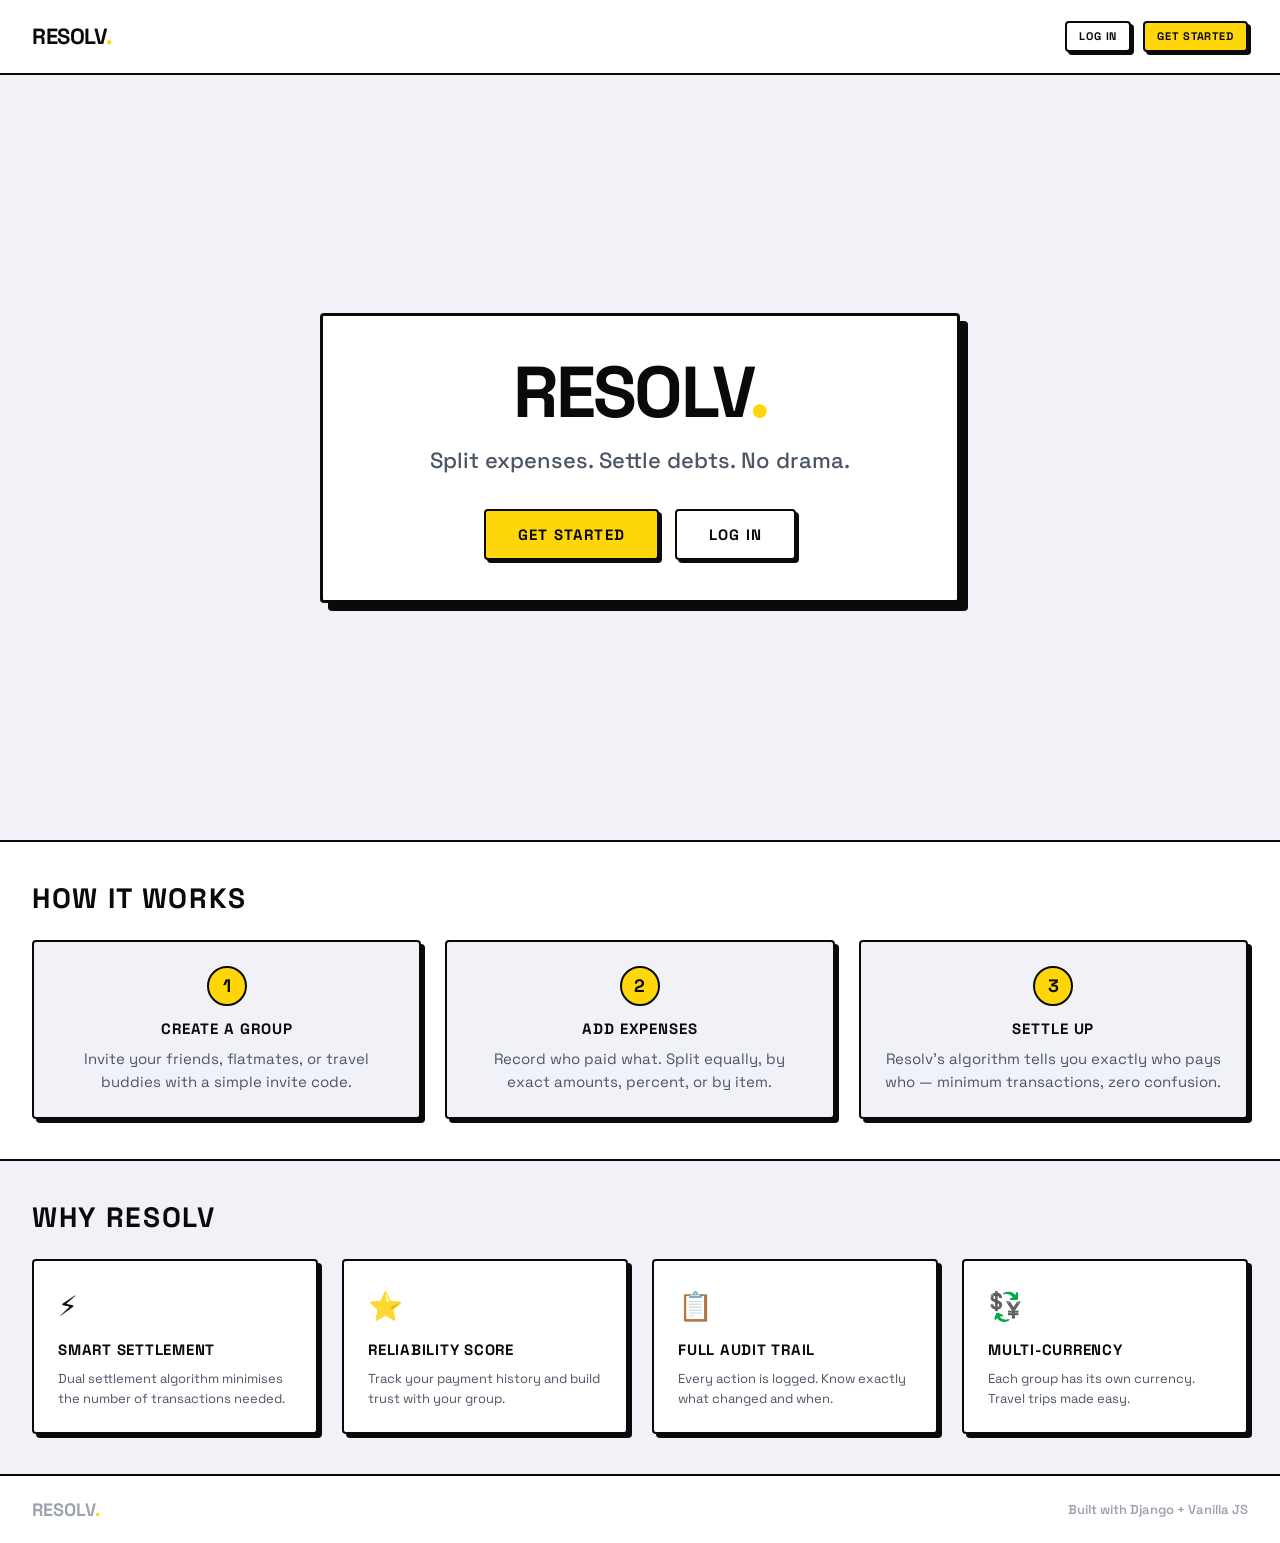
<file: frontend/index.html>
<!DOCTYPE html>
<html lang="en">
<head>
  <meta charset="UTF-8">
  <meta name="viewport" content="width=device-width, initial-scale=1.0">
  <title>Resolv — Split Expenses. Settle Debts. No Drama.</title>
  <meta name="description" content="Resolv makes splitting expenses and settling group debts effortless. Create groups, add expenses, and settle up with smart settlement suggestions.">
  <link rel="stylesheet" href="css/tokens.css">
  <link rel="stylesheet" href="css/base.css">
  <link rel="stylesheet" href="css/components.css">
  <link rel="stylesheet" href="css/layout.css">
  <style>
    .hero-section {
      min-height: 85vh;
      display: flex; align-items: center; justify-content: center;
      padding: var(--space-10) var(--space-8);
    }
    .hero-card {
      max-width: 640px; width: 100%;
      background: var(--bg-card);
      border: var(--border-thick);
      border-radius: var(--radius);
      box-shadow: 8px 8px 0px #0A0A0A;
      padding: var(--space-10);
      text-align: center;
    }
    .hero-wordmark {
      font-size: 72px; font-weight: 700;
      letter-spacing: -0.04em; line-height: 1;
      margin-bottom: var(--space-4);
    }
    .hero-wordmark span { color: var(--yellow); }
    .hero-tagline {
      font-size: var(--text-xl); font-weight: 500;
      color: var(--text-secondary);
      margin-bottom: var(--space-8);
    }
    .hero-ctas { display: flex; gap: var(--space-4); justify-content: center; flex-wrap: wrap; }
    .steps-section { background: var(--bg-card); border-top: var(--border); border-bottom: var(--border); }
    .steps-grid { display: grid; grid-template-columns: repeat(3, 1fr); gap: var(--space-6); }
    .step-card {
      background: var(--bg-page);
      border: var(--border);
      border-radius: var(--radius);
      box-shadow: var(--shadow-card);
      padding: var(--space-6);
      text-align: center;
    }
    .step-num {
      width: 40px; height: 40px;
      background: var(--yellow);
      border: var(--border);
      border-radius: 50%;
      display: flex; align-items: center; justify-content: center;
      font-weight: 700; font-size: var(--text-lg);
      margin: 0 auto var(--space-3);
    }
    .step-label { font-weight: 700; font-size: var(--text-base); text-transform: uppercase; letter-spacing: 0.06em; margin-bottom: var(--space-2); }
    .features-grid { display: grid; grid-template-columns: repeat(4, 1fr); gap: var(--space-6); }
    .feature-card {
      background: var(--bg-card);
      border: var(--border);
      border-radius: var(--radius);
      box-shadow: var(--shadow-card);
      padding: var(--space-6);
    }
    .feature-icon { font-size: 28px; margin-bottom: var(--space-3); }
    .feature-label { font-weight: 700; font-size: var(--text-base); text-transform: uppercase; letter-spacing: 0.05em; margin-bottom: var(--space-2); }
    .public-footer {
      border-top: var(--border);
      padding: var(--space-5) var(--space-8);
      display: flex; align-items: center; justify-content: space-between;
      background: var(--bg-card); font-size: var(--text-sm);
      color: var(--text-muted); font-weight: 600;
    }
    .footer-logo { font-weight: 700; font-size: var(--text-lg); text-transform: uppercase; }
    .footer-logo span { color: var(--yellow); }
    @media (max-width: 768px) {
      .hero-wordmark { font-size: 48px; }
      .steps-grid { grid-template-columns: 1fr; }
      .features-grid { grid-template-columns: 1fr 1fr; }
      .hero-section { padding: var(--space-8) var(--space-4); }
    }
    @media (max-width: 480px) {
      .features-grid { grid-template-columns: 1fr; }
    }
  </style>
</head>
<body class="public-shell">

  <!-- NAV -->
  <nav class="public-nav">
    <div class="public-nav-logo">RESOLV<span>.</span></div>
    <div class="public-nav-actions">
      <a href="login.html"    class="btn btn-outline btn-sm">LOG IN</a>
      <a href="register.html" class="btn btn-primary btn-sm">GET STARTED</a>
    </div>
  </nav>

  <!-- HERO -->
  <section class="hero-section">
    <div class="hero-card">
      <div class="hero-wordmark">RESOLV<span>.</span></div>
      <p class="hero-tagline">Split expenses. Settle debts. No drama.</p>
      <div class="hero-ctas">
        <a href="register.html" class="btn btn-primary btn-lg" id="hero-get-started">GET STARTED</a>
        <a href="login.html"    class="btn btn-outline btn-lg" id="hero-log-in">LOG IN</a>
      </div>
    </div>
  </section>

  <!-- HOW IT WORKS -->
  <section class="steps-section public-section">
    <div class="section-header" style="margin-bottom:var(--space-6)">
      <h2 class="section-title" style="font-size:var(--text-2xl)">How It Works</h2>
    </div>
    <div class="steps-grid">
      <div class="step-card">
        <div class="step-num">1</div>
        <div class="step-label">Create a Group</div>
        <p>Invite your friends, flatmates, or travel buddies with a simple invite code.</p>
      </div>
      <div class="step-card">
        <div class="step-num">2</div>
        <div class="step-label">Add Expenses</div>
        <p>Record who paid what. Split equally, by exact amounts, percent, or by item.</p>
      </div>
      <div class="step-card">
        <div class="step-num">3</div>
        <div class="step-label">Settle Up</div>
        <p>Resolv's algorithm tells you exactly who pays who — minimum transactions, zero confusion.</p>
      </div>
    </div>
  </section>

  <!-- FEATURES -->
  <section class="public-section">
    <div class="section-header" style="margin-bottom:var(--space-6)">
      <h2 class="section-title" style="font-size:var(--text-2xl)">Why Resolv</h2>
    </div>
    <div class="features-grid">
      <div class="feature-card">
        <div class="feature-icon">⚡</div>
        <div class="feature-label">Smart Settlement</div>
        <p class="text-sm">Dual settlement algorithm minimises the number of transactions needed.</p>
      </div>
      <div class="feature-card">
        <div class="feature-icon">⭐</div>
        <div class="feature-label">Reliability Score</div>
        <p class="text-sm">Track your payment history and build trust with your group.</p>
      </div>
      <div class="feature-card">
        <div class="feature-icon">📋</div>
        <div class="feature-label">Full Audit Trail</div>
        <p class="text-sm">Every action is logged. Know exactly what changed and when.</p>
      </div>
      <div class="feature-card">
        <div class="feature-icon">💱</div>
        <div class="feature-label">Multi-Currency</div>
        <p class="text-sm">Each group has its own currency. Travel trips made easy.</p>
      </div>
    </div>
  </section>

  <!-- FOOTER -->
  <footer class="public-footer">
    <div class="footer-logo">RESOLV<span>.</span></div>
    <span>Built with Django + Vanilla JS</span>
  </footer>

</body>
</html>
</file>
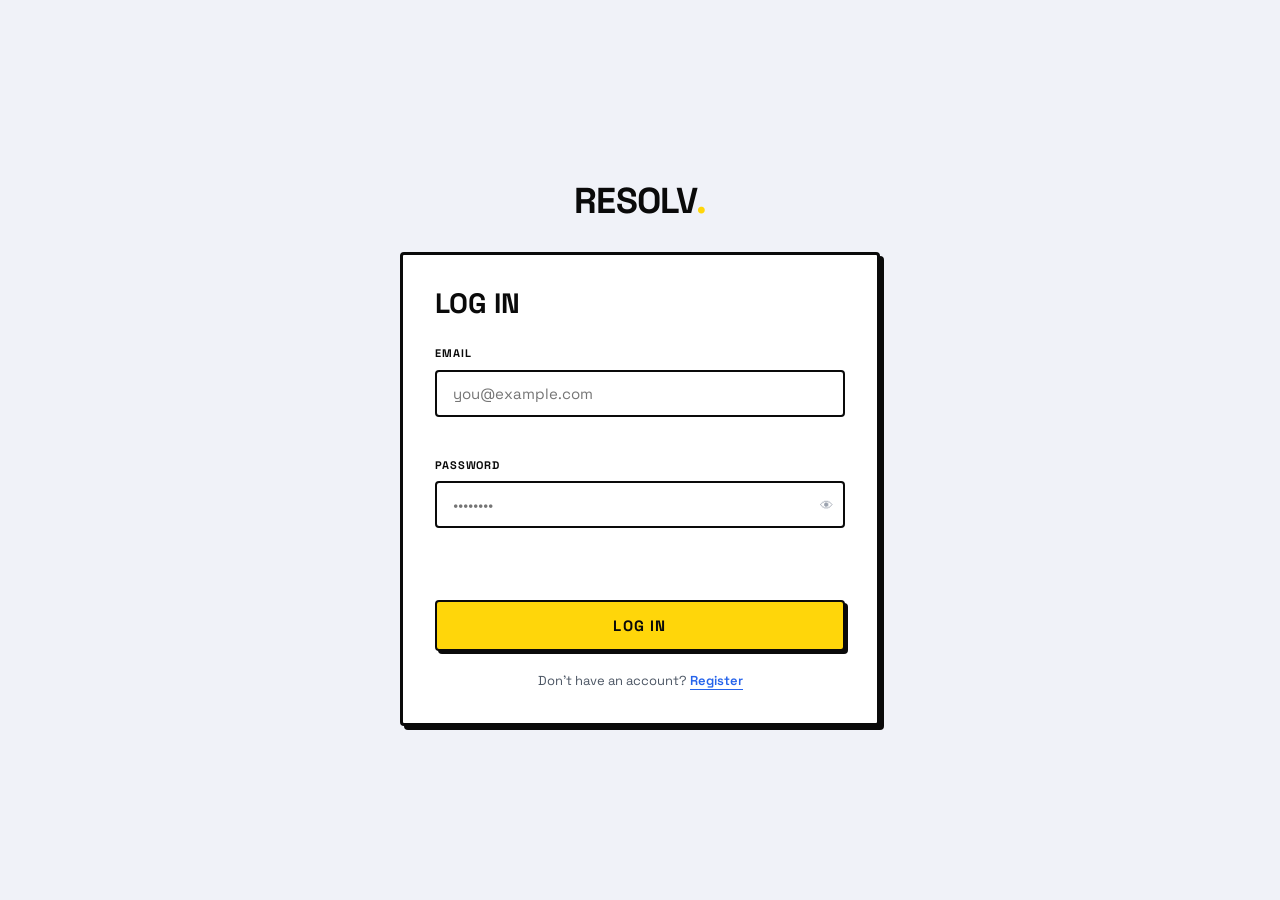
<file: frontend/login.html>
<!DOCTYPE html>
<html lang="en">
<head>
  <meta charset="UTF-8">
  <meta name="viewport" content="width=device-width, initial-scale=1.0">
  <title>Log In — Resolv</title>
  <meta name="description" content="Log in to your Resolv account to manage group expenses and settlements.">
  <link rel="stylesheet" href="css/tokens.css">
  <link rel="stylesheet" href="css/base.css">
  <link rel="stylesheet" href="css/components.css">
  <link rel="stylesheet" href="css/layout.css">
</head>
<body>
  <div class="auth-shell">
    <a href="index.html" class="auth-logo">RESOLV<span>.</span></a>

    <div class="auth-card">
      <h1 class="auth-title">Log In</h1>

      <form id="login-form" novalidate>
        <div style="display:flex;flex-direction:column;gap:var(--space-4)">

          <div class="form-group">
            <label class="form-label" for="login-email">Email</label>
            <input class="form-input" type="email" id="login-email"
                   name="email" autocomplete="email" required
                   placeholder="you@example.com">
            <span class="form-error" id="login-email-error" role="alert"></span>
          </div>

          <div class="form-group">
            <label class="form-label" for="login-password">Password</label>
            <div class="input-wrapper">
              <input class="form-input" type="password" id="login-password"
                     name="password" autocomplete="current-password" required
                     placeholder="••••••••">
              <button type="button" class="input-toggle" id="login-pw-toggle"
                      aria-label="Show password">👁</button>
            </div>
            <span class="form-error" id="login-password-error" role="alert"></span>
          </div>

          <div id="login-global-error" class="form-error" role="alert" style="text-align:center"></div>

          <button type="submit" class="btn btn-primary btn-full btn-lg" id="login-submit">
            LOG IN
          </button>
        </div>
      </form>

      <div class="auth-footer">
        Don't have an account? <a href="register.html" id="login-register-link">Register</a>
      </div>
    </div>
  </div>

  <div id="toast-container"></div>

  <script type="module" src="js/pages/login.js"></script>
</body>
</html>
</file>
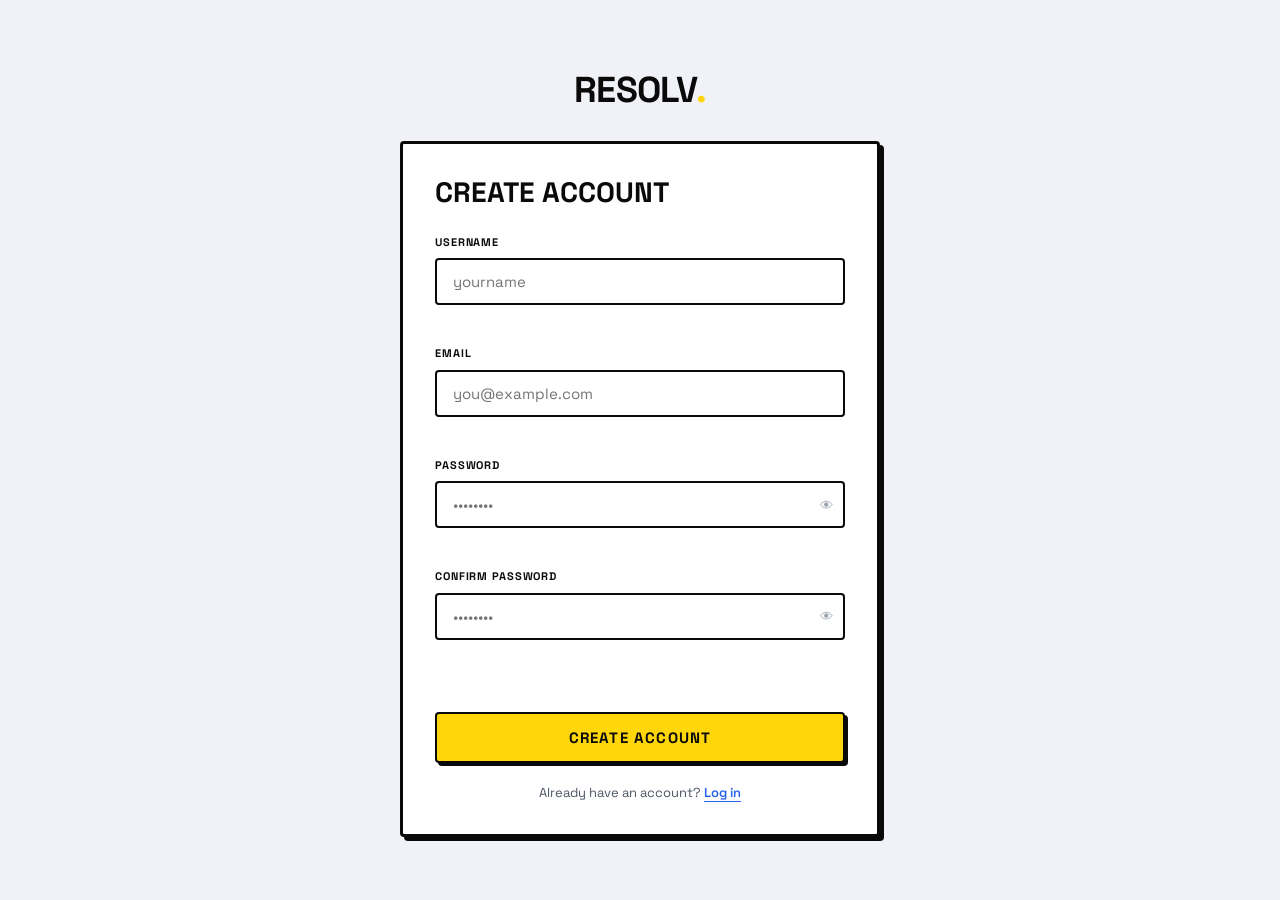
<file: frontend/register.html>
<!DOCTYPE html>
<html lang="en">
<head>
  <meta charset="UTF-8">
  <meta name="viewport" content="width=device-width, initial-scale=1.0">
  <title>Create Account — Resolv</title>
  <meta name="description" content="Create your Resolv account to start splitting expenses with your groups.">
  <link rel="stylesheet" href="css/tokens.css">
  <link rel="stylesheet" href="css/base.css">
  <link rel="stylesheet" href="css/components.css">
  <link rel="stylesheet" href="css/layout.css">
</head>
<body>
  <div class="auth-shell">
    <a href="index.html" class="auth-logo">RESOLV<span>.</span></a>

    <div class="auth-card">
      <h1 class="auth-title">Create Account</h1>

      <form id="register-form" novalidate>
        <div style="display:flex;flex-direction:column;gap:var(--space-4)">

          <div class="form-group">
            <label class="form-label" for="reg-username">Username</label>
            <input class="form-input" type="text" id="reg-username"
                   name="username" autocomplete="username" required
                   placeholder="yourname">
            <span class="form-error" id="reg-username-error" role="alert"></span>
          </div>

          <div class="form-group">
            <label class="form-label" for="reg-email">Email</label>
            <input class="form-input" type="email" id="reg-email"
                   name="email" autocomplete="email" required
                   placeholder="you@example.com">
            <span class="form-error" id="reg-email-error" role="alert"></span>
          </div>

          <div class="form-group">
            <label class="form-label" for="reg-password">Password</label>
            <div class="input-wrapper">
              <input class="form-input" type="password" id="reg-password"
                     name="password" autocomplete="new-password" required
                     placeholder="••••••••">
              <button type="button" class="input-toggle" id="reg-pw-toggle"
                      aria-label="Show password">👁</button>
            </div>
            <span class="form-error" id="reg-password-error" role="alert"></span>
          </div>

          <div class="form-group">
            <label class="form-label" for="reg-confirm">Confirm Password</label>
            <div class="input-wrapper">
              <input class="form-input" type="password" id="reg-confirm"
                     name="confirm_password" autocomplete="new-password" required
                     placeholder="••••••••">
              <button type="button" class="input-toggle" id="reg-confirm-toggle"
                      aria-label="Show confirm password">👁</button>
            </div>
            <span class="form-error" id="reg-confirm-error" role="alert"></span>
          </div>

          <div id="reg-global-error" class="form-error" role="alert" style="text-align:center"></div>

          <button type="submit" class="btn btn-primary btn-full btn-lg" id="reg-submit">
            CREATE ACCOUNT
          </button>
        </div>
      </form>

      <div class="auth-footer">
        Already have an account? <a href="login.html" id="reg-login-link">Log in</a>
      </div>
    </div>
  </div>

  <div id="toast-container"></div>

  <script type="module" src="js/pages/register.js"></script>
</body>
</html>
</file>
<file: frontend/css/tokens.css>
/* ── Design Tokens ─────────────────────────────────────────────────────────── */
/* Every color, shadow, and spacing value lives here. Nothing is hardcoded     */
/* in component CSS. Import this first in every other CSS file.                */

:root {
  /* Backgrounds */
  --bg-page:    #F0F2F8;
  --bg-card:    #FFFFFF;
  --bg-sidebar: #FFFFFF;
  --bg-input:   #FFFFFF;

  /* Accent colours */
  --yellow: #FFD60A;   /* primary CTA, active nav            */
  --purple: #A855F7;   /* hero blocks, trust score            */
  --green:  #22C55E;   /* positive, confirmed, success        */
  --red:    #EF4444;   /* debt, danger, delete                */
  --blue:   #2563EB;   /* links, secondary actions            */

  /* Typography */
  --text-primary:   #0A0A0A;
  --text-secondary: #4B5563;
  --text-muted:     #9CA3AF;

  /* Borders & Shadows — neo-brutal signature */
  --border:       2px solid #0A0A0A;
  --border-thick: 3px solid #0A0A0A;
  --shadow-card:  4px 4px 0px #0A0A0A;
  --shadow-btn:   3px 3px 0px #0A0A0A;
  --shadow-hover: 2px 2px 0px #0A0A0A; /* on hover, shrinks (pressed feel) */

  /* Spacing — 4px base scale */
  --space-1:  4px;
  --space-2:  8px;
  --space-3:  12px;
  --space-4:  16px;
  --space-5:  20px;
  --space-6:  24px;
  --space-8:  32px;
  --space-10: 40px;

  /* Typography scale */
  --text-xs:   11px;
  --text-sm:   13px;
  --text-base: 15px;
  --text-lg:   18px;
  --text-xl:   22px;
  --text-2xl:  28px;
  --text-3xl:  36px;

  /* Misc */
  --radius: 4px;
  --sidebar-width: 220px;
  --topbar-height: 60px;
}
</file>
<file: frontend/css/base.css>
/* ── Base — Reset + Body + Typography + Utilities ─────────────────────────── */
@import url('https://fonts.googleapis.com/css2?family=Space+Grotesk:wght@300;400;500;600;700&display=swap');
@import './tokens.css';

/* ── Reset ──────────────────────────────────────────────────────────────────── */
*, *::before, *::after { box-sizing: border-box; margin: 0; padding: 0; }
img, svg               { display: block; max-width: 100%; }
button                 { cursor: pointer; font-family: inherit; }
a                      { color: inherit; text-decoration: none; }
input, textarea, select{ font-family: inherit; }
ul, ol                 { list-style: none; }

/* ── Body ───────────────────────────────────────────────────────────────────── */
body {
  font-family: 'Space Grotesk', system-ui, sans-serif;
  background:  var(--bg-page);
  color:       var(--text-primary);
  font-size:   var(--text-base);
  line-height: 1.5;
  -webkit-font-smoothing: antialiased;
}

/* ── Typography ─────────────────────────────────────────────────────────────── */
h1, h2, h3, h4, h5, h6 { font-weight: 700; line-height: 1.2; color: var(--text-primary); }
h1 { font-size: var(--text-3xl); }
h2 { font-size: var(--text-2xl); }
h3 { font-size: var(--text-xl); }
h4 { font-size: var(--text-lg); }
p  { color: var(--text-secondary); }

/* ── Colour helpers ─────────────────────────────────────────────────────────── */
.text-primary   { color: var(--text-primary)  !important; }
.text-secondary { color: var(--text-secondary) !important; }
.text-muted     { color: var(--text-muted)    !important; }
.text-green     { color: var(--green)          !important; }
.text-red       { color: var(--red)            !important; }
.text-blue      { color: var(--blue)           !important; }
.text-purple    { color: var(--purple)         !important; }
.text-yellow    { color: var(--yellow)         !important; }

/* ── Font sizes ─────────────────────────────────────────────────────────────── */
.text-xs   { font-size: var(--text-xs); }
.text-sm   { font-size: var(--text-sm); }
.text-base { font-size: var(--text-base); }
.text-lg   { font-size: var(--text-lg); }
.text-xl   { font-size: var(--text-xl); }
.text-2xl  { font-size: var(--text-2xl); }
.text-3xl  { font-size: var(--text-3xl); }

/* ── Font weights ───────────────────────────────────────────────────────────── */
.fw-400 { font-weight: 400; }
.fw-500 { font-weight: 500; }
.fw-600 { font-weight: 600; }
.fw-700 { font-weight: 700; }

/* ── Text transform ─────────────────────────────────────────────────────────── */
.uppercase  { text-transform: uppercase; }
.text-center{ text-align: center; }
.text-right { text-align: right; }

/* ── Layout helpers ─────────────────────────────────────────────────────────── */
.d-flex         { display: flex; }
.d-grid         { display: grid; }
.align-center   { align-items: center; }
.align-start    { align-items: flex-start; }
.justify-between{ justify-content: space-between; }
.justify-center { justify-content: center; }
.justify-end    { justify-content: flex-end; }
.flex-col       { flex-direction: column; }
.flex-wrap      { flex-wrap: wrap; }
.flex-1         { flex: 1; }

/* ── Gap ───────────────────────────────────────────────────────────────────── */
.gap-1 { gap: var(--space-1); }
.gap-2 { gap: var(--space-2); }
.gap-3 { gap: var(--space-3); }
.gap-4 { gap: var(--space-4); }
.gap-6 { gap: var(--space-6); }
.gap-8 { gap: var(--space-8); }

/* ── Margin ─────────────────────────────────────────────────────────────────── */
.mt-1 { margin-top: var(--space-1); }
.mt-2 { margin-top: var(--space-2); }
.mt-3 { margin-top: var(--space-3); }
.mt-4 { margin-top: var(--space-4); }
.mt-6 { margin-top: var(--space-6); }
.mt-8 { margin-top: var(--space-8); }
.mb-2 { margin-bottom: var(--space-2); }
.mb-4 { margin-bottom: var(--space-4); }
.mb-6 { margin-bottom: var(--space-6); }
.ml-auto { margin-left: auto; }

/* ── Padding ────────────────────────────────────────────────────────────────── */
.p-2 { padding: var(--space-2); }
.p-4 { padding: var(--space-4); }
.p-6 { padding: var(--space-6); }

/* ── Width ──────────────────────────────────────────────────────────────────── */
.w-full   { width: 100%; }
.w-half   { width: 50%; }

/* ── Display ────────────────────────────────────────────────────────────────── */
.hidden   { display: none !important; }
.block    { display: block; }
.inline   { display: inline; }

/* ── Accessibility ──────────────────────────────────────────────────────────── */
.sr-only {
  position: absolute; width: 1px; height: 1px;
  padding: 0; margin: -1px; overflow: hidden;
  clip: rect(0,0,0,0); border: 0;
}

/* ── Empty state ────────────────────────────────────────────────────────────── */
.empty-state {
  border: 2px dashed #0A0A0A;
  border-radius: var(--radius);
  padding: var(--space-10);
  text-align: center;
  color: var(--text-muted);
  font-weight: 600;
  font-size: var(--text-sm);
  letter-spacing: 0.05em;
  text-transform: uppercase;
}

/* ── Divider ────────────────────────────────────────────────────────────────── */
.divider {
  border: none;
  border-top: var(--border);
  margin: var(--space-4) 0;
}
.divider-dashed {
  border: none;
  border-top: 2px dashed #0A0A0A;
  margin: var(--space-4) 0;
}

/* ── Mono font ──────────────────────────────────────────────────────────────── */
.mono { font-family: 'Courier New', monospace; letter-spacing: 0.1em; }

/* ── Avatar ─────────────────────────────────────────────────────────────────── */
.avatar {
  width: 36px; height: 36px;
  border-radius: 50%;
  border: var(--border);
  background: var(--yellow);
  display: flex; align-items: center; justify-content: center;
  font-weight: 700; font-size: var(--text-xs);
  text-transform: uppercase;
  flex-shrink: 0;
}
.avatar-lg { width: 64px; height: 64px; font-size: var(--text-lg); }
.avatar-xl { width: 96px; height: 96px; font-size: var(--text-2xl); }
</file>
<file: frontend/css/components.css>
/* ── Reusable Component Styles ─────────────────────────────────────────────── */
@import './tokens.css';

/* BUTTONS */
.btn {
  display: inline-flex; align-items: center; justify-content: center;
  gap: var(--space-2); padding: var(--space-3) var(--space-5);
  font-family: 'Space Grotesk', system-ui, sans-serif;
  font-size: var(--text-sm); font-weight: 700;
  letter-spacing: 0.08em; text-transform: uppercase;
  border-radius: var(--radius); border: var(--border); cursor: pointer;
  transition: box-shadow 0.1s, transform 0.1s;
  white-space: nowrap; text-decoration: none; line-height: 1;
}
.btn-primary { background: var(--yellow); color: var(--text-primary); box-shadow: var(--shadow-btn); }
.btn-primary:hover  { box-shadow: var(--shadow-hover); transform: translate(1px,1px); }
.btn-primary:active { box-shadow: none; transform: translate(3px,3px); }
.btn-outline { background: var(--bg-card); color: var(--text-primary); box-shadow: var(--shadow-btn); }
.btn-outline:hover  { box-shadow: var(--shadow-hover); transform: translate(1px,1px); }
.btn-outline:active { box-shadow: none; transform: translate(3px,3px); }
.btn-danger  { background: var(--red); color: #fff; box-shadow: var(--shadow-btn); }
.btn-danger:hover   { box-shadow: var(--shadow-hover); transform: translate(1px,1px); }
.btn-green   { background: var(--green); color: #fff; box-shadow: var(--shadow-btn); }
.btn-green:hover    { box-shadow: var(--shadow-hover); transform: translate(1px,1px); }
.btn-ghost   { background: transparent; border-color: transparent; box-shadow: none; color: var(--text-secondary); padding: var(--space-2) var(--space-3); text-transform: none; letter-spacing: 0; font-weight: 500; }
.btn-ghost:hover { color: var(--text-primary); }
.btn-sm   { padding: var(--space-2) var(--space-3); font-size: var(--text-xs); }
.btn-lg   { padding: var(--space-4) var(--space-8); font-size: var(--text-base); }
.btn-full { width: 100%; }
.btn:disabled, .btn[disabled] { opacity: 0.5; cursor: not-allowed; pointer-events: none; }
.btn .spinner { width: 14px; height: 14px; border: 2px solid rgba(0,0,0,0.2); border-top-color: currentColor; border-radius: 50%; animation: spin 0.6s linear infinite; }
@keyframes spin { to { transform: rotate(360deg); } }
.spinner-lg { width: 32px; height: 32px; border: 3px solid rgba(0,0,0,0.1); border-top-color: var(--text-primary); border-radius: 50%; animation: spin 0.7s linear infinite; }

/* CARDS */
.card { background: var(--bg-card); border: var(--border); border-radius: var(--radius); box-shadow: var(--shadow-card); padding: var(--space-6); }
.card-sm { padding: var(--space-4); }
.card-header { display: flex; align-items: center; justify-content: space-between; margin-bottom: var(--space-4); }
.card-title { font-size: var(--text-sm); font-weight: 700; text-transform: uppercase; letter-spacing: 0.06em; color: var(--text-primary); }

/* BADGES */
.badge { display: inline-flex; align-items: center; padding: 2px var(--space-2); font-size: var(--text-xs); font-weight: 700; letter-spacing: 0.06em; text-transform: uppercase; border: var(--border); border-radius: var(--radius); background: var(--bg-card); color: var(--text-primary); white-space: nowrap; }
.badge-yellow { background: var(--yellow); }
.badge-green  { background: var(--green);  color: #fff; border-color: transparent; }
.badge-red    { background: var(--red);    color: #fff; border-color: transparent; }
.badge-blue   { background: var(--blue);   color: #fff; border-color: transparent; }
.badge-purple { background: var(--purple); color: #fff; border-color: transparent; }
.badge-grey   { background: #E5E7EB; color: var(--text-secondary); border-color: #D1D5DB; }

/* FORM FIELDS */
.form-group { display: flex; flex-direction: column; gap: var(--space-2); }
.form-label { font-size: var(--text-xs); font-weight: 700; letter-spacing: 0.08em; text-transform: uppercase; color: var(--text-primary); }
.form-input, .form-select, .form-textarea { width: 100%; padding: var(--space-3) var(--space-4); font-size: var(--text-base); font-family: 'Space Grotesk', system-ui, sans-serif; background: var(--bg-input); border: var(--border); border-radius: var(--radius); color: var(--text-primary); outline: none; transition: border-color 0.15s, box-shadow 0.15s; appearance: none; }
.form-input:focus, .form-select:focus, .form-textarea:focus { border-color: var(--yellow); box-shadow: 0 0 0 3px rgba(255,214,10,0.25); }
.form-input.error, .form-select.error { border-color: var(--red); }
.form-error { font-size: var(--text-xs); color: var(--red); font-weight: 600; letter-spacing: 0.04em; min-height: 16px; }
.form-textarea { resize: vertical; min-height: 80px; }
.input-wrapper { position: relative; }
.input-wrapper .form-input { padding-right: 44px; }
.input-toggle { position: absolute; right: var(--space-3); top: 50%; transform: translateY(-50%); background: none; border: none; cursor: pointer; color: var(--text-muted); display: flex; align-items: center; }
.input-toggle:hover { color: var(--text-primary); }
.select-wrapper { position: relative; }
.select-wrapper::after { content: '▾'; position: absolute; right: var(--space-3); top: 50%; transform: translateY(-50%); pointer-events: none; font-size: var(--text-sm); color: var(--text-secondary); }
.select-wrapper .form-select { padding-right: 36px; }

/* MODALS */
.modal-overlay { position: fixed; inset: 0; background: rgba(0,0,0,0.5); display: flex; align-items: center; justify-content: center; z-index: 1000; padding: var(--space-4); }
.modal-overlay[hidden] { display: none; }
.modal { background: var(--bg-card); border: var(--border-thick); border-radius: var(--radius); box-shadow: 6px 6px 0px #0A0A0A; width: 100%; max-width: 520px; max-height: 90vh; overflow-y: auto; position: relative; }
.modal-lg { max-width: 680px; }
.modal-header { display: flex; align-items: center; justify-content: space-between; padding: var(--space-5) var(--space-6); border-bottom: var(--border); position: sticky; top: 0; background: var(--bg-card); z-index: 1; }
.modal-title { font-size: var(--text-lg); font-weight: 700; text-transform: uppercase; letter-spacing: 0.06em; }
.modal-close { background: none; border: var(--border); border-radius: var(--radius); width: 32px; height: 32px; display: flex; align-items: center; justify-content: center; cursor: pointer; font-size: 18px; line-height: 1; transition: background 0.1s; }
.modal-close:hover { background: var(--bg-page); }
.modal-body { padding: var(--space-6); display: flex; flex-direction: column; gap: var(--space-4); }
.modal-footer { padding: var(--space-4) var(--space-6); border-top: var(--border); display: flex; gap: var(--space-3); justify-content: flex-end; }

/* TABS */
.tabs { display: flex; border-bottom: var(--border); overflow-x: auto; -webkit-overflow-scrolling: touch; }
.tab-btn { padding: var(--space-3) var(--space-5); font-size: var(--text-sm); font-weight: 700; text-transform: uppercase; letter-spacing: 0.06em; background: none; border: none; border-bottom: 3px solid transparent; cursor: pointer; color: var(--text-secondary); white-space: nowrap; transition: color 0.15s, border-color 0.15s; margin-bottom: -2px; }
.tab-btn.active { color: var(--text-primary); border-bottom-color: #0A0A0A; }
.tab-btn:hover  { color: var(--text-primary); }
.tab-panel { display: none; padding: var(--space-6) 0; }
.tab-panel.active { display: block; }

/* TOASTS */
#toast-container { position: fixed; bottom: var(--space-6); right: var(--space-6); display: flex; flex-direction: column; gap: var(--space-2); z-index: 2000; max-width: 360px; width: calc(100% - 32px); }
.toast { display: flex; align-items: flex-start; gap: var(--space-3); background: var(--bg-card); border: var(--border); border-left: 5px solid var(--blue); border-radius: var(--radius); box-shadow: var(--shadow-card); padding: var(--space-4); animation: slideInRight 0.2s ease; }
.toast.success { border-left-color: var(--green); }
.toast.error   { border-left-color: var(--red); }
.toast.info    { border-left-color: var(--blue); }
.toast-message { flex: 1; font-size: var(--text-sm); font-weight: 600; color: var(--text-primary); }
.toast-close { background: none; border: none; cursor: pointer; color: var(--text-muted); font-size: 16px; line-height: 1; padding: 0; flex-shrink: 0; }
.toast-close:hover { color: var(--text-primary); }
@keyframes slideInRight { from { transform: translateX(110%); opacity: 0; } to { transform: translateX(0); opacity: 1; } }

/* SKELETONS */
.skeleton { background: linear-gradient(90deg,#E5E7EB 25%,#F3F4F6 50%,#E5E7EB 75%); background-size: 200% 100%; animation: shimmer 1.2s infinite; border-radius: var(--radius); }
@keyframes shimmer { 0% { background-position: 200% 0; } 100% { background-position: -200% 0; } }
.skeleton-card { background: var(--bg-card); border: var(--border); border-radius: var(--radius); box-shadow: var(--shadow-card); padding: var(--space-6); display: flex; flex-direction: column; gap: var(--space-3); }
.skeleton-line    { height: 14px; border-radius: 4px; }
.skeleton-line-sm { height: 10px; border-radius: 4px; width: 60%; }
.skeleton-line-lg { height: 24px; border-radius: 4px; }

/* TABLE */
.table-wrapper { overflow-x: auto; }
.data-table { width: 100%; border-collapse: collapse; font-size: var(--text-sm); }
.data-table th { padding: var(--space-3) var(--space-4); font-weight: 700; text-transform: uppercase; letter-spacing: 0.06em; font-size: var(--text-xs); text-align: left; border-bottom: var(--border-thick); color: var(--text-primary); white-space: nowrap; }
.data-table td { padding: var(--space-3) var(--space-4); border-bottom: var(--border); color: var(--text-secondary); vertical-align: middle; }
.data-table tr:last-child td { border-bottom: none; }
.data-table tr:hover td { background: var(--bg-page); }

/* FILTER BAR */
.filter-bar { display: flex; align-items: center; flex-wrap: wrap; gap: var(--space-3); background: var(--bg-card); border: var(--border); border-radius: var(--radius); box-shadow: var(--shadow-card); padding: var(--space-4); margin-bottom: var(--space-6); }
.filter-bar .form-select, .filter-bar .form-input { width: auto; min-width: 140px; }

/* SPLIT TYPE PILLS */
.split-selector { display: flex; gap: var(--space-2); flex-wrap: wrap; }
.split-pill { padding: var(--space-2) var(--space-4); border: var(--border); border-radius: 100px; font-size: var(--text-xs); font-weight: 700; text-transform: uppercase; letter-spacing: 0.06em; cursor: pointer; background: var(--bg-card); color: var(--text-secondary); transition: background 0.1s, color 0.1s; }
.split-pill.active { background: var(--text-primary); color: #fff; }
.split-pill:hover  { background: var(--bg-page); color: var(--text-primary); }

/* PAGE HEADER */
.page-header { display: flex; align-items: center; justify-content: space-between; margin-bottom: var(--space-6); flex-wrap: wrap; gap: var(--space-3); }
.page-title  { font-size: var(--text-2xl); font-weight: 700; text-transform: uppercase; letter-spacing: 0.04em; }
.page-actions { display: flex; gap: var(--space-3); align-items: center; }

/* SECTION HEADER */
.section-header { display: flex; align-items: center; justify-content: space-between; margin-bottom: var(--space-4); }
.section-title { font-size: var(--text-sm); font-weight: 700; text-transform: uppercase; letter-spacing: 0.06em; }
.section-link { font-size: var(--text-xs); font-weight: 700; text-transform: uppercase; letter-spacing: 0.06em; color: var(--blue); border-bottom: 1px solid var(--blue); }
.section-link:hover { opacity: 0.7; }

/* DANGER ZONE */
.danger-zone { background: var(--bg-card); border: 2px solid var(--red); border-radius: var(--radius); box-shadow: 4px 4px 0px var(--red); padding: var(--space-6); }
.danger-zone-title { font-size: var(--text-sm); font-weight: 700; text-transform: uppercase; letter-spacing: 0.08em; color: var(--red); margin-bottom: var(--space-3); }

/* AVATAR */
.avatar { width: 36px; height: 36px; border-radius: 50%; border: var(--border); background: var(--yellow); display: flex; align-items: center; justify-content: center; font-weight: 700; font-size: var(--text-xs); text-transform: uppercase; flex-shrink: 0; }
.avatar-lg { width: 64px; height: 64px; font-size: var(--text-lg); }
.avatar-xl { width: 96px; height: 96px; font-size: var(--text-2xl); }

/* EMPTY STATE */
.empty-state { border: 2px dashed #0A0A0A; border-radius: var(--radius); padding: var(--space-10); text-align: center; color: var(--text-muted); font-weight: 600; font-size: var(--text-sm); letter-spacing: 0.05em; text-transform: uppercase; }

/* DIVIDER */
.divider        { border: none; border-top: var(--border); margin: var(--space-4) 0; }
.divider-dashed { border: none; border-top: 2px dashed #D1D5DB; margin: var(--space-4) 0; }

/* MONO */
.mono { font-family: 'Courier New', monospace; letter-spacing: 0.1em; }

/* RESPONSIVE */
@media (max-width: 768px) {
  .modal { max-width: 100%; }
  #toast-container { bottom: 80px; left: var(--space-4); right: var(--space-4); max-width: 100%; }
  .filter-bar .form-select, .filter-bar .form-input { min-width: 110px; }
}
</file>
<file: frontend/css/layout.css>
/* ── Layout — Sidebar, Topbar, Bottom Nav, Page Shell ──────────────────────── */
@import './tokens.css';

/* APP SHELL */
#app {
  display: flex;
  min-height: 100vh;
}

/* SIDEBAR */
#sidebar {
  width: var(--sidebar-width);
  min-height: 100vh;
  background: var(--bg-sidebar);
  border-right: var(--border);
  display: flex;
  flex-direction: column;
  position: fixed;
  top: 0; left: 0; bottom: 0;
  z-index: 100;
  overflow-y: auto;
}
.sidebar-logo {
  padding: var(--space-6);
  border-bottom: var(--border);
  font-size: var(--text-xl);
  font-weight: 700;
  letter-spacing: -0.02em;
  text-transform: uppercase;
}
.sidebar-logo span { color: var(--yellow); }

.sidebar-nav {
  padding: var(--space-4) 0;
  flex: 1;
  display: flex;
  flex-direction: column;
  gap: var(--space-1);
}
.sidebar-nav a,
.sidebar-nav button {
  display: flex;
  align-items: center;
  gap: var(--space-3);
  padding: var(--space-3) var(--space-4);
  margin: 0 var(--space-3);
  border-radius: var(--radius);
  font-size: var(--text-sm);
  font-weight: 600;
  text-transform: uppercase;
  letter-spacing: 0.06em;
  color: var(--text-secondary);
  text-decoration: none;
  border: 2px solid transparent;
  background: none;
  cursor: pointer;
  width: calc(100% - 24px);
  transition: color 0.15s, background 0.15s, border-color 0.15s, box-shadow 0.1s;
  font-family: 'Space Grotesk', system-ui, sans-serif;
}
.sidebar-nav a:hover,
.sidebar-nav button:hover {
  color: var(--text-primary);
  background: var(--bg-page);
}
.sidebar-nav a.active {
  background: var(--yellow);
  color: var(--text-primary);
  border-color: #0A0A0A;
  box-shadow: 2px 2px 0px #0A0A0A;
}
.sidebar-nav .nav-icon { font-size: 16px; flex-shrink: 0; }
.sidebar-sep { border: none; border-top: var(--border); margin: var(--space-2) var(--space-4); }

/* MAIN AREA */
#main {
  flex: 1;
  margin-left: var(--sidebar-width);
  display: flex;
  flex-direction: column;
  min-height: 100vh;
}

/* TOPBAR */
#topbar {
  height: var(--topbar-height);
  background: var(--bg-card);
  border-bottom: var(--border);
  display: flex;
  align-items: center;
  justify-content: space-between;
  padding: 0 var(--space-6);
  position: sticky;
  top: 0;
  z-index: 50;
}
.topbar-title {
  font-size: var(--text-lg);
  font-weight: 700;
  text-transform: uppercase;
  letter-spacing: 0.04em;
}
.topbar-right {
  display: flex;
  align-items: center;
  gap: var(--space-4);
}
.topbar-user {
  display: flex;
  align-items: center;
  gap: var(--space-2);
  cursor: pointer;
  text-decoration: none;
  color: inherit;
}
.topbar-username {
  font-size: var(--text-sm);
  font-weight: 600;
  text-transform: uppercase;
  letter-spacing: 0.04em;
}

/* CONTENT AREA */
#content {
  padding: var(--space-6);
  flex: 1;
}

/* BOTTOM NAV (mobile only) */
#bottom-nav {
  display: none;
  position: fixed;
  bottom: 0; left: 0; right: 0;
  height: 64px;
  background: var(--bg-card);
  border-top: var(--border);
  z-index: 100;
  padding: 0 var(--space-2);
}
.bottom-nav-inner {
  display: flex;
  height: 100%;
  align-items: center;
  justify-content: space-around;
}
.bottom-nav-item {
  display: flex;
  flex-direction: column;
  align-items: center;
  gap: 3px;
  padding: var(--space-2);
  text-decoration: none;
  color: var(--text-muted);
  font-size: var(--text-xs);
  font-weight: 600;
  text-transform: uppercase;
  letter-spacing: 0.05em;
  border-bottom: 3px solid transparent;
  transition: color 0.15s, border-color 0.15s;
  min-width: 48px;
  text-align: center;
}
.bottom-nav-item .nav-icon { font-size: 18px; }
.bottom-nav-item.active {
  color: var(--text-primary);
  border-bottom-color: var(--yellow);
}
.bottom-nav-item:hover { color: var(--text-primary); }

/* AUTH PAGE SHELL (login/register) */
.auth-shell {
  min-height: 100vh;
  display: flex;
  flex-direction: column;
  align-items: center;
  justify-content: center;
  background: var(--bg-page);
  padding: var(--space-6);
}
.auth-logo {
  font-size: var(--text-3xl);
  font-weight: 700;
  text-transform: uppercase;
  letter-spacing: -0.02em;
  margin-bottom: var(--space-6);
}
.auth-logo span { color: var(--yellow); }
.auth-card {
  width: 100%;
  max-width: 480px;
  background: var(--bg-card);
  border: var(--border-thick);
  border-radius: var(--radius);
  box-shadow: var(--shadow-card);
  padding: var(--space-8);
}
.auth-title {
  font-size: var(--text-2xl);
  font-weight: 700;
  text-transform: uppercase;
  margin-bottom: var(--space-6);
}
.auth-footer {
  text-align: center;
  margin-top: var(--space-5);
  font-size: var(--text-sm);
  color: var(--text-secondary);
}
.auth-footer a { color: var(--blue); font-weight: 600; border-bottom: 1px solid var(--blue); }

/* GRID LAYOUTS */
.grid-2 { display: grid; grid-template-columns: repeat(2, 1fr); gap: var(--space-6); }
.grid-3 { display: grid; grid-template-columns: repeat(3, 1fr); gap: var(--space-6); }
.grid-4 { display: grid; grid-template-columns: repeat(4, 1fr); gap: var(--space-6); }
.grid-auto { display: grid; grid-template-columns: repeat(auto-fill, minmax(280px, 1fr)); gap: var(--space-6); }

/* TWO-COLUMN PAGE LAYOUT */
.two-col { display: grid; grid-template-columns: 1fr 1fr; gap: var(--space-6); }
.three-col { display: grid; grid-template-columns: 1fr 1fr 1fr; gap: var(--space-6); }
.col-left  { display: flex; flex-direction: column; gap: var(--space-6); }
.col-right { display: flex; flex-direction: column; gap: var(--space-6); }

/* PUBLIC (landing) page shell */
.public-shell {
  min-height: 100vh;
  background: var(--bg-page);
}
.public-nav {
  display: flex; align-items: center; justify-content: space-between;
  padding: var(--space-5) var(--space-8);
  border-bottom: var(--border);
  background: var(--bg-card);
  position: sticky; top: 0; z-index: 10;
}
.public-nav-logo {
  font-size: var(--text-xl); font-weight: 700; text-transform: uppercase; letter-spacing: -0.02em;
}
.public-nav-logo span { color: var(--yellow); }
.public-nav-actions { display: flex; gap: var(--space-3); }
.public-section { padding: var(--space-10) var(--space-8); }

/* PROFILE TWO-COL */
.profile-layout { display: grid; grid-template-columns: 300px 1fr; gap: var(--space-6); align-items: start; }

/* GROUP DETAIL HEADER */
.group-detail-header {
  display: flex; align-items: flex-start; justify-content: space-between;
  flex-wrap: wrap; gap: var(--space-4);
  margin-bottom: var(--space-6);
}

/* RESPONSIVE */
@media (max-width: 1024px) {
  .grid-4 { grid-template-columns: repeat(2, 1fr); }
  .three-col { grid-template-columns: 1fr 1fr; }
  .profile-layout { grid-template-columns: 1fr; }
}

@media (max-width: 768px) {
  #sidebar    { display: none; }
  #main       { margin-left: 0; }
  #bottom-nav { display: block; }
  #content    { padding: var(--space-4); padding-bottom: 80px; }
  .grid-2, .two-col { grid-template-columns: 1fr; }
  .grid-3 { grid-template-columns: 1fr; }
  .grid-4 { grid-template-columns: 1fr; }
  .public-section { padding: var(--space-8) var(--space-4); }
  .public-nav { padding: var(--space-4); }
  .auth-card { padding: var(--space-6); }
  .topbar-username { display: none; }
}
</file>
